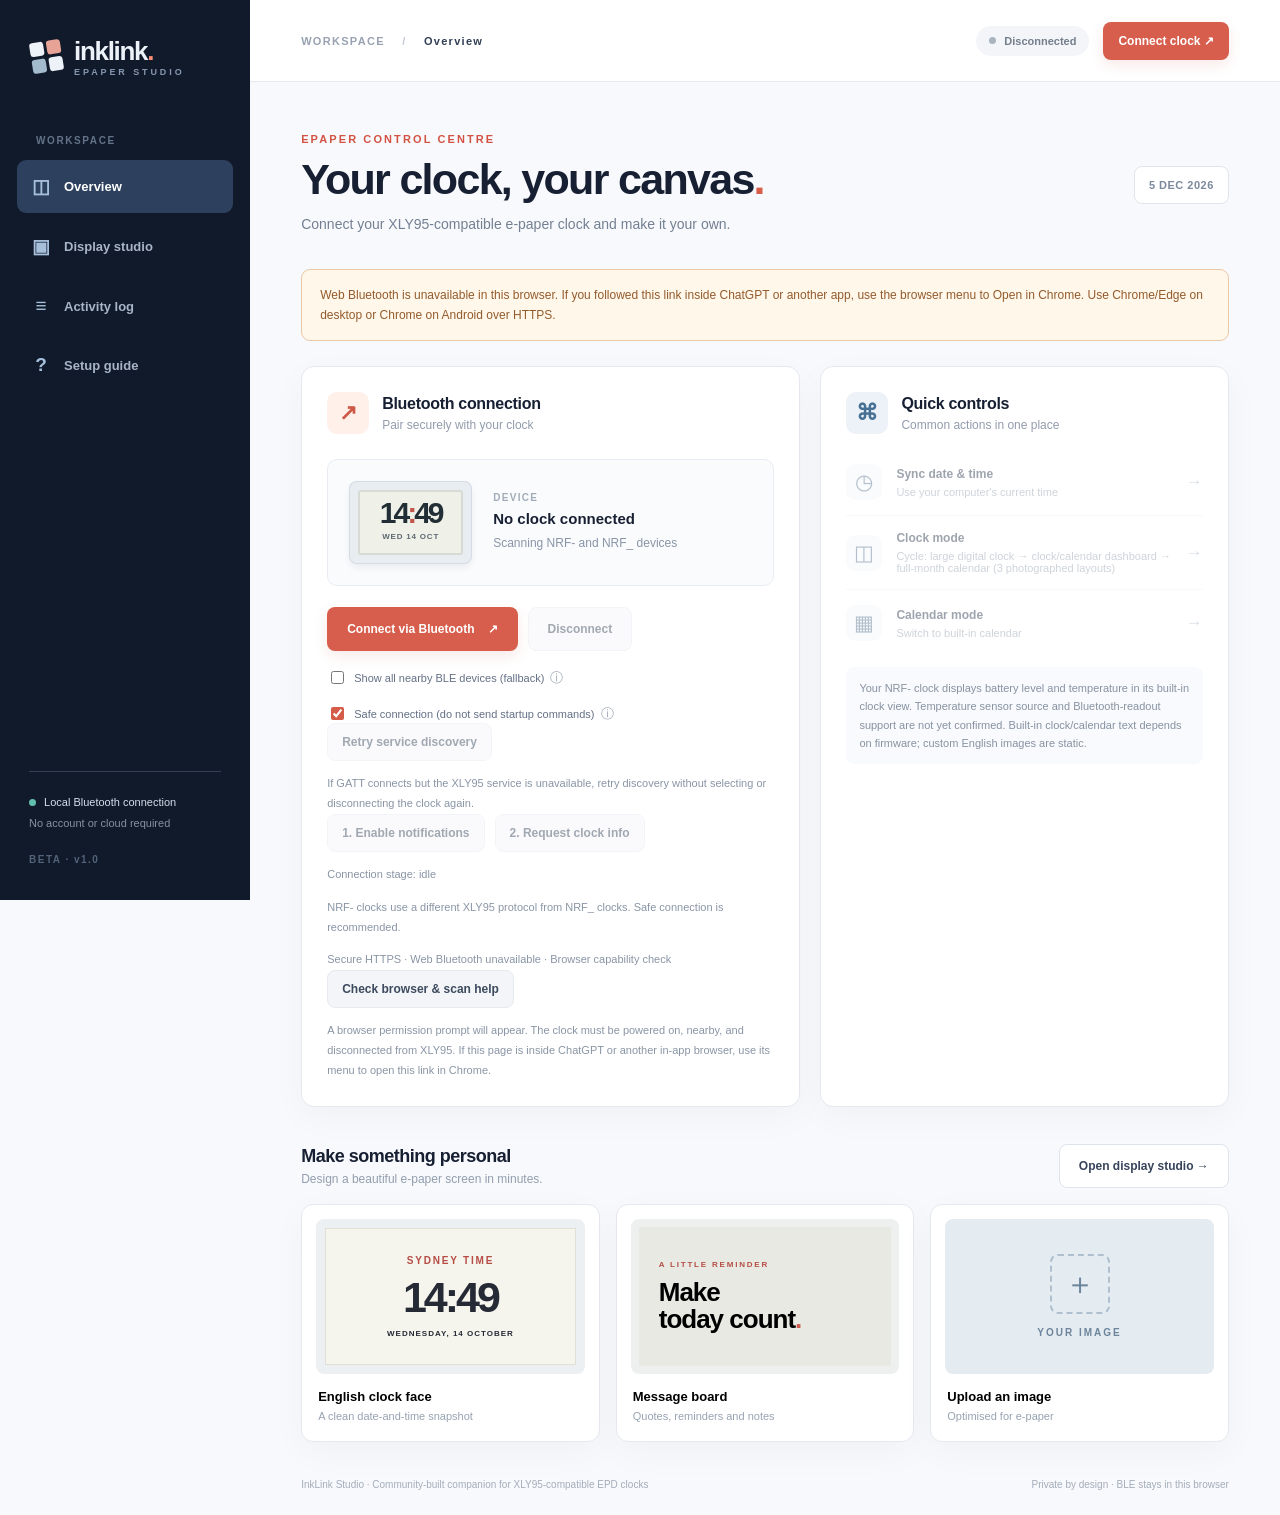
<file: index.html>
<!doctype html>
<html lang="en-AU">
<head>
  <meta charset="utf-8">
  <meta name="viewport" content="width=device-width, initial-scale=1">
  <meta name="theme-color" content="#0f172a">
  <meta name="description" content="English Bluetooth control and e-paper image studio for XLY95-compatible desk clocks.">
  <title>InkLink Studio — Your E-Paper Clock</title>
  <link rel="stylesheet" href="./src/styles.css">
  <script type="module" src="./src/app.mjs"></script>
</head>
<body>
  <div class="shell">
    <aside class="sidebar" aria-label="Main navigation">
      <a class="brand" href="#overview" aria-label="InkLink Studio home">
        <span class="brand-mark"><span></span><span></span><span></span><span></span></span>
        <span>inklink<span class="brand-dot">.</span><small>EPAPER STUDIO</small></span>
      </a>
      <div class="sidebar-label">WORKSPACE</div>
      <nav class="nav" aria-label="App sections">
        <button class="nav-link active" data-tab="overview"><span class="nav-ico">◫</span> Overview</button>
        <button class="nav-link" data-tab="studio"><span class="nav-ico">▣</span> Display studio</button>
        <button class="nav-link" data-tab="activity"><span class="nav-ico">≡</span> Activity log</button>
        <button class="nav-link" data-tab="guide"><span class="nav-ico">?</span> Setup guide</button>
      </nav>
      <div class="sidebar-bottom">
        <div class="side-note"><span class="tiny-dot"></span> Local Bluetooth connection<br><span class="muted">No account or cloud required</span></div>
        <div class="version">BETA · v1.0</div>
      </div>
    </aside>
    <main class="main">
      <header class="topbar">
        <div class="breadcrumb">WORKSPACE <span>/</span> <strong id="crumb">Overview</strong></div>
        <div class="top-actions"><span id="connectionPill" class="pill disconnected"><span class="pill-dot"></span> Disconnected</span><button id="topConnect" class="button button-primary button-small">Connect clock <span aria-hidden="true">↗</span></button></div>
      </header>

      <div class="content">
        <section class="tab-panel" id="overview" aria-labelledby="overviewTitle">
          <div class="page-heading"><div><div class="eyebrow">EPAPER CONTROL CENTRE</div><h1 id="overviewTitle">Your clock, your canvas<span class="accent">.</span></h1><p>Connect your XLY95-compatible e-paper clock and make it your own.</p></div><div class="date-tag" id="todayTag">—</div></div>
          <div id="compatBanner" class="notice" hidden role="status"></div>
          <div class="hero-grid">
            <article class="card connect-card">
              <div class="card-heading"><span class="card-icon" aria-hidden="true">↗</span><div><h2>Bluetooth connection</h2><p>Pair securely with your clock</p></div></div>
              <div class="device-surface"><div class="device-picture" aria-hidden="true"><div class="device-screen">14<span class="colon">:</span>49<small>WED 14 OCT</small></div></div><div class="device-details"><span class="label-muted">DEVICE</span><strong id="deviceName">No clock connected</strong><span id="deviceHint">Looking for nearby NRF_ devices</span></div></div>
              <div class="connect-controls"><button id="mainConnect" class="button button-primary">Connect via Bluetooth <span aria-hidden="true">↗</span></button><button id="disconnectBtn" class="button button-secondary" disabled>Disconnect</button></div>
              <div class="form-row compact"><label class="checkbox-label"><input type="checkbox" id="allDevices"> Show all nearby BLE devices (fallback)</label><span class="tip" title="Default scans devices with NRF- or NRF_ prefixes, including the device name you saw on XLY95. Tick only to scan outside those names.">ⓘ</span></div><div class="form-row compact"><label class="checkbox-label"><input type="checkbox" id="safeConnect" checked> Safe connection (do not send startup commands)</label><span class="tip" title="Recommended for diagnosis: connect to the BLE service without starting notifications or sending A9.">ⓘ</span></div>
              <div class="connect-controls"><button id="discoverService" class="button button-secondary button-small" disabled>Retry service discovery</button></div>
              <p class="fineprint">If GATT connects but the XLY95 service is unavailable, retry discovery without selecting or disconnecting the clock again.</p>
              <div class="connect-controls"><button id="enableNotifs" class="button button-secondary button-small" data-requires-connection disabled>1. Enable notifications</button><button id="queryInfo" class="button button-secondary button-small" data-requires-connection disabled>2. Request clock info</button></div>
              <p id="connectionStage" class="fineprint" role="status">Connection stage: idle</p>
              <p id="protocolNote" class="fineprint" role="status">InkLink supports two Bluetooth protocols. Clock connection is currently untested on this hardware.</p>
              <p class="fineprint" id="browserStatus" role="status">Checking Web Bluetooth support…</p><button id="checkBrowser" class="button button-secondary button-small" type="button">Check browser &amp; scan help</button>
              <p class="fineprint">A browser permission prompt will appear. The clock must be powered on, nearby, and disconnected from XLY95. If this page is inside ChatGPT or another in-app browser, use its menu to open this link in Chrome.</p>
            </article>
            <article class="card quick-card">
              <div class="card-heading"><span class="card-icon ink" aria-hidden="true">⌘</span><div><h2>Quick controls</h2><p>Common actions in one place</p></div></div>
              <button id="syncTime" class="quick-action" data-requires-connection disabled><span class="action-icon">◷</span><span><strong>Sync date &amp; time</strong><small>Use your computer's current time</small></span><span class="chevron">→</span></button>
              <button id="clockMode" class="quick-action" data-requires-connection disabled><span class="action-icon">◫</span><span><strong>Clock mode</strong><small>Cycle: large digital clock → clock/calendar dashboard → full-month calendar (3 photographed layouts)</small></span><span class="chevron">→</span></button>
              <button id="calendarMode" class="quick-action" data-requires-connection disabled><span class="action-icon">▦</span><span><strong>Calendar mode</strong><small>Switch to built-in calendar</small></span><span class="chevron">→</span></button>
              <div class="quick-help">Your NRF- clock displays battery level and temperature in its built-in clock view. Temperature sensor source and Bluetooth-readout support are not yet confirmed. Built-in clock/calendar text depends on firmware; custom English images are static.</div>
            </article>
          </div>
          <div class="section-header"><div><h2>Make something personal</h2><p>Design a beautiful e-paper screen in minutes.</p></div><button class="button button-outline" data-go="studio">Open display studio →</button></div>
          <div class="feature-grid">
            <button class="feature-card" data-design="clock"><div class="feature-illustration preview-mini"><span class="mini-top">SYDNEY TIME</span><strong>14:49</strong><span class="mini-bottom">WEDNESDAY, 14 OCTOBER</span></div><strong>English clock face</strong><small>A clean date-and-time snapshot</small></button>
            <button class="feature-card" data-design="message"><div class="feature-illustration message-mini"><span class="mini-top">A LITTLE REMINDER</span><strong>Make<br>today count<span>.</span></strong></div><strong>Message board</strong><small>Quotes, reminders and notes</small></button>
            <button class="feature-card" data-design="image"><div class="feature-illustration upload-mini"><span>＋</span><strong>YOUR IMAGE</strong></div><strong>Upload an image</strong><small>Optimised for e-paper</small></button>
          </div>
        </section>

        <section class="tab-panel hidden" id="studio" aria-labelledby="studioTitle">
          <div class="page-heading"><div><div class="eyebrow">DISPLAY DESIGNER</div><h1 id="studioTitle">Build your display<span class="accent">.</span></h1><p>Prepare a custom screen and send it directly to your e-paper clock.</p></div><span class="date-tag">IMAGE STUDIO</span></div>
          <div class="studio-layout">
            <div class="studio-settings">
              <article class="card settings-card"><div class="card-heading"><span class="card-icon">✎</span><div><h2>Design settings</h2><p>Choose what appears on screen</p></div></div>
                <label for="template" class="field-label">Design type</label><select id="template" class="field"><option value="clock">English clock face</option><option value="message">Text / message board</option><option value="image">Uploaded image</option></select>
                <label for="screenSize" class="field-label">Display size</label><select id="screenSize" class="field"><option value="4.2">400 × 300 — XLY95 preset (panel unconfirmed)</option><option value="2.13">2.13″ — 122 × 250</option><option value="7.5">7.5″ — 800 × 480</option></select>
                <label for="colourMode" class="field-label">E-paper colour mode</label><select id="colourMode" class="field"><option value="tri">Black / white / red</option><option value="mono">Black / white</option></select><div class="form-row compact"><label class="checkbox-label"><input type="checkbox" id="imageDither" checked> Dither uploaded images for e-paper</label></div>
                <div id="copyFields"><label for="headline" class="field-label">Heading</label><input id="headline" class="field" maxlength="60" value="SYDNEY TIME"><label for="subtitle" class="field-label">Footer text</label><input id="subtitle" class="field" maxlength="90" value="A GOOD DAY TO GET THINGS DONE"><label class="checkbox-label" style="margin-top:12px"><input id="highContrastLayout" type="checkbox" checked> High-contrast English clock layout (preview only)</label><p class="fineprint">Larger, black footer text with up to two lines. This improves the local preview, PNG and image prepared for any future manually approved upload. It never sends Bluetooth data on its own and does not fix panel ghosting.</p><label for="timeFormat" class="field-label">Time format</label><select id="timeFormat" class="field"><option value="24">24-hour</option><option value="12">12-hour (AM/PM)</option></select></div>
                <div id="imageFields" class="hidden"><label for="imageInput" class="field-label">Image file</label><input id="imageInput" type="file" accept="image/*" class="field file-field"><label for="imageFit" class="field-label">Image fit</label><select id="imageFit" class="field"><option value="contain">Fit entire image</option><option value="cover">Fill display (crop edges)</option></select><p class="fineprint">Image stays in your browser. JPEG, PNG and other supported image formats are converted locally.</p></div>
                <button id="resetDesign" class="button button-secondary button-full">Reset design</button>
              </article>
              <article class="card settings-card transfer-card"><div class="card-heading"><span class="card-icon ink">⇅</span><div><h2>Transfer settings</h2><p>Advanced Bluetooth options</p></div></div><label for="packetSize" class="field-label">Maximum bytes per BLE write</label><select id="packetSize" class="field"><option value="20">20 bytes — safest / slower</option><option value="60">60 bytes — faster</option><option value="120">120 bytes — faster</option><option value="180">180 bytes — fastest / device-dependent</option></select><label for="ackInterval" class="field-label">Acknowledged write interval</label><select id="ackInterval" class="field"><option value="1">Every packet — reliable / slow</option><option value="5" selected>Every 6th packet (XLY95 style)</option><option value="10">Every 11th packet</option></select><p class="fineprint">If an upload fails, select 20 bytes and acknowledge every packet. For reliability, try the smallest working size first.</p></article>
            </div>
            <article class="card preview-card"><div class="preview-header"><div><div class="eyebrow">LIVE DESIGN PREVIEW</div><h2>Your e-paper canvas</h2></div><span class="chip" id="dimensionTag">400 × 300 PX</span></div>
              <div class="preview-stage"><div class="epaper-device"><div class="epaper-surface"><canvas id="previewCanvas" width="400" height="300" aria-label="Preview of image that will be sent to clock"></canvas></div></div></div>
              <div class="preview-caption"><span>● Black</span><span>● White</span><span id="redLegend">● Red</span><span class="caption-right">Rasterised preview</span></div>
              <div class="snapshot-note"><strong>Important:</strong> An uploaded clock design is a static snapshot; it will not tick after you close the app. To restore the device's live clock, use <em>Clock mode</em> under Overview.</div>
              <div class="transfer-status" id="transferStatus" hidden><div class="progress-meta"><strong id="transferLabel">Preparing image…</strong><span id="transferPct">0%</span></div><progress id="transferProgress" value="0" max="100"></progress></div>
              <div class="preview-actions"><button id="downloadPng" class="button button-secondary">↓ Download PNG</button><button id="sendImage" class="button button-primary" data-requires-connection disabled>Send to clock <span aria-hidden="true">↗</span></button></div>
              <div class="snapshot-note" role="region" aria-label="Offline NRF- packet inspection">
                <strong>NRF- transfer inspector (offline only)</strong>
                <p>Generate the black/red bitplanes and original XLY95 03/04 packet headers from this preview. This never contacts Bluetooth or writes to the clock. NRF- image upload stays disabled.</p>
                <button id="inspectDash" type="button" class="button button-secondary button-small">Inspect encoded packets (offline)</button>
                <p id="dashPacketSummary" class="fineprint" role="status" aria-live="polite">Choose a design and click Inspect. This does not send data.</p>
                <div class="form-row compact"><label for="simMtu">Assumed ATT MTU</label><select id="simMtu"><option value="247">247 (required minimum)</option><option value="512" selected>512 (reported in nRF Connect)</option><option value="23">23 (minimum)</option></select></div>
                <div class="form-row compact"><label for="simPacketMs">Estimated write time per packet</label><select id="simPacketMs"><option value="100">100 ms</option><option value="200" selected>200 ms</option><option value="400">400 ms</option><option value="600">600 ms</option><option value="1000">1,000 ms</option></select></div>
                <div class="form-row compact"><label for="simTimeoutSec">Simulated link lifetime</label><select id="simTimeoutSec"><option value="30">30 seconds</option><option value="45">45 seconds</option><option value="55" selected>55 seconds</option><option value="60">60 seconds</option><option value="90">90 seconds</option></select></div>
                <button id="simulateDash" type="button" class="button button-secondary button-small">Simulate transfer — no Bluetooth</button>
                <p id="dashSimulationSummary" class="fineprint" role="status" aria-live="polite">Estimates only. No packets will be transmitted.</p>
                <p id="dashPreflightSummary" class="fineprint" role="status" aria-live="polite">Packet order / refresh audit runs when you simulate. No Bluetooth data is written.</p>
                <div class="snapshot-note"><strong>Chrome BLE write-capability check (read-only)</strong><p>Connect to your NRF- clock, then inspect the exposed EPD characteristic. This never sends a probe packet. Browser negotiated MTU and accepted 244-byte writes cannot be verified without a real write.</p><div class="snapshot-note" role="region" aria-label="Read-only GATT telemetry discovery"><strong>Battery and temperature diagnostics — READ-ONLY</strong><p>Connect in Safe mode. This lists only services permitted by Chrome, inspects characteristic properties and reads only standard GATT Battery Level (0–100%) or Environmental Temperature values if present. It never sends write commands, sends no screen data, and cannot assume the clock's 3.9V or 21°C indicators are exposed over Bluetooth.</p><button id="inspectGattServices" type="button" class="button button-secondary button-small" disabled>Inspect GATT services &amp; standard values — no writes</button><p id="gattDiagnosticsSummary" class="fineprint" role="status" aria-live="polite" style="white-space:pre-wrap;overflow-wrap:anywhere">Connect in Safe mode, then tap to inspect. No device measurements have been collected.</p></div><div class="snapshot-note" role="region" aria-label="Optional one-shot proprietary read">
<strong>Experimental raw 0x331F read — ONE CONFIRMED ATTEMPT</strong>
<p>Only use after connecting your known NRF- clock in Safe mode. The read-only inventory found 0x221F / 0x331F with a read property, but its data and potential firmware effects are unknown. A standard readValue request is not guaranteed completely side-effect-free for proprietary firmware. This action performs one read and displays up to 64 bytes of uninterpreted hex. No write, subscription, repeat, or screen refresh.</p>
<button id="inspectRaw331f" class="button button-secondary button-small" type="button" disabled>Confirm one 0x331F raw read — no writes</button>
<p id="raw331fSummary" class="fineprint" role="status" aria-live="polite" style="white-space:pre-wrap;overflow-wrap:anywhere">No raw 0x331F value has been read. Connect your NRF- clock to enable the manual trial.</p></div><button id="inspectBleCapacity" type="button" class="button button-secondary button-small">Inspect connected EPD capability — no writes</button><p id="bleCapacitySummary" class="fineprint" role="status" aria-live="polite">Not yet inspected.</p><div class="snapshot-note"><strong>First upload rehearsal — no Bluetooth</strong><p>Build a safety and abort checklist for the current image without sending data. This does not authorize a real image upload.</p><button id="rehearseDash" type="button" class="button button-secondary button-small">Prepare dry-run upload checklist</button><p id="dashRehearsalSummary" class="fineprint" role="status" aria-live="polite">Awaiting dry run. The physical upload button remains disabled.</p>
                <div class="snapshot-note" role="region" aria-label="Mock supervised upload controls">
                  <strong>Supervised upload controls — MOCK MODE ONLY</strong>
                  <p>Practice an upload with simulated packet acknowledgements, progress, failure, pending-write stall warnings or cancellation. This section does not access the connected clock or send any Bluetooth packets.</p>
                  <label><input id="mockUploadConsent" type="checkbox"> I understand this is a mock-only simulation. No actual image will be sent.</label>
                  <div class="form-row compact"><label for="mockUploadFailure">Simulated outcome</label>
                    <select id="mockUploadFailure"><option value="none">All mock packets succeed</option><option value="25">Fail on packet 25</option><option value="75">Fail on packet 75</option><option value="stall25">Packet 25 stalls for 4.5 seconds (mock only)</option></select>
                  </div>
                  <div class="preview-actions"><button id="mockUploadStart" type="button" class="button button-secondary button-small">Start MOCK transfer</button><button id="mockUploadCancel" type="button" class="button button-outline button-small" disabled>Cancel MOCK transfer</button></div>
                  <progress id="mockUploadProgress" value="0" max="100" style="width:100%"></progress>
                  <p id="mockUploadResult" class="fineprint" role="status" aria-live="polite">Waiting for mock transfer. Real NRF- image upload remains disabled.</p>
                  <div id="mockUploadEvents" class="fineprint" role="log" aria-live="polite" style="max-height:160px;overflow:auto"></div><div class="snapshot-note"><strong>First physical-upload trial: readiness review only</strong><p>You agreed to prepare a supervised trial. This reports unresolved conditions but does not authorize transmission or enable the real upload button.</p><button id="reviewTrialReadiness" type="button" class="button button-secondary button-small">Review hardware trial readiness — no writes</button><p id="trialReadinessSummary" class="fineprint" role="status" aria-live="polite">Not yet reviewed. No device image upload is enabled.</p>
                <div class="snapshot-note" role="region" aria-label="First real image upload">
                  <strong>FIRST LIVE IMAGE UPLOAD — ONE ATTEMPT ONLY</strong>
                  <p>This is a real transfer, not a mock. Connect the NRF- clock, select 400 × 300, and inspect the exact preview before continuing. The active panel profile and Chrome 244-byte write acceptance remain unverified. A disconnect may leave an incomplete image; Clock mode is not guaranteed to repair it. The page will not retry automatically.</p>
                  <label><input id="liveUploadRisk" type="checkbox"> I accept that this first transfer will send real image data and that recovery of an interrupted image is unverified.</label>
                  <div class="form-row compact"><label for="liveUploadConfirmText">Type UPLOAD to unlock</label>
                    <input id="liveUploadConfirmText" autocomplete="off" inputmode="text" placeholder="UPLOAD" style="max-width:180px">
                  </div>
                  <div class="preview-actions"><button id="liveUploadStart" class="button button-primary button-small" type="button" disabled>Start single real image transfer</button><button id="liveUploadCancel" class="button button-outline button-small" type="button" disabled>Request STOP</button></div>
                  <progress id="liveUploadProgress" max="100" value="0" style="width:100%"></progress>
                  <p id="liveUploadStatus" class="fineprint" role="status" aria-live="polite">No physical image data has been sent by this page session. A final native confirmation appears before any transmission.</p>
                  <div id="liveUploadEvents" class="fineprint" role="log" aria-live="polite" style="max-height:180px;overflow:auto"></div>
                </div></div>
                </div></div></div>
              </div>
            </article>
          </div>
        </section>

        <section class="tab-panel hidden" id="activity" aria-labelledby="activityTitle"><div class="page-heading"><div><div class="eyebrow">BLUETOOTH DIAGNOSTICS</div><h1 id="activityTitle">Activity log<span class="accent">.</span></h1><p>Bluetooth status, outgoing commands and incoming notifications.</p></div><button id="clearLog" class="button button-outline">Clear log</button></div><article class="card log-card"><div class="log-head"><span>CONNECTION EVENTS</span><span id="logCount">0 events</span></div><div id="logEntries" class="log-entries" role="log" aria-live="polite"></div></article><p class="log-advice">Tip: Share these event messages (without personal details) when diagnosing connection and transfer errors. Packet acknowledgements do not necessarily guarantee that the screen has refreshed.</p></section>

        <section class="tab-panel hidden" id="guide" aria-labelledby="guideTitle"><div class="page-heading"><div><div class="eyebrow">GETTING STARTED</div><h1 id="guideTitle">Setup guide<span class="accent">.</span></h1><p>Everything you need for your first connection.</p></div></div>
          <div class="guide-grid"><article class="card guide-card"><span class="step-no">01</span><h2>Use a supported browser</h2><p>Use Google Chrome or Microsoft Edge on a computer, or Chrome on Android. Web Bluetooth is not supported by standard Safari on iPhone. Open this site via HTTPS or localhost.</p></article><article class="card guide-card"><span class="step-no">02</span><h2>Connect to your clock</h2><p>Turn the clock on, close other apps connected to it, select <strong>Connect clock</strong>, then choose the device beginning with <code>NRF_</code>.</p></article><article class="card guide-card"><span class="step-no">03</span><h2>Try a safe command</h2><p>Once connected, try <strong>Sync date & time</strong>. Use <strong>Clock mode</strong> to restore the built-in updating display, or <strong>Calendar mode</strong> for its calendar.</p></article><article class="card guide-card"><span class="step-no">04</span><h2>Send your first image</h2><p>Open <strong>Display studio</strong>, verify the screen dimensions and colour mode, review the preview, and select <strong>Send to clock</strong>. Give the e-paper display time to refresh.</p></article></div>
          <article class="card guide-note"><h2>About compatibility</h2><p>This app targets the observable BLE protocol used by <a href="https://xly95.github.io/" target="_blank" rel="noopener noreferrer">XLY95's original configuration site</a>. The hardware variant has not yet been physically tested. All commands are configuration/display commands; there is no firmware flashing or device erasure.</p><p>Device sizes from the original JavaScript include 122 × 250, 400 × 300 and 800 × 480. The 400 × 300 setting is an educated guess for the photographed clock and should be verified in the original site.</p><p>For source code and deployment steps, see the included README.</p></article>
        </section>
        <footer class="footer"><span>InkLink Studio · Community-built companion for XLY95-compatible EPD clocks</span><span>Private by design · BLE stays in this browser</span></footer>
      </div>
    </main>
  </div>
  <div id="toast" class="toast" role="status" aria-live="polite" hidden></div>
</body>
</html>
</file>
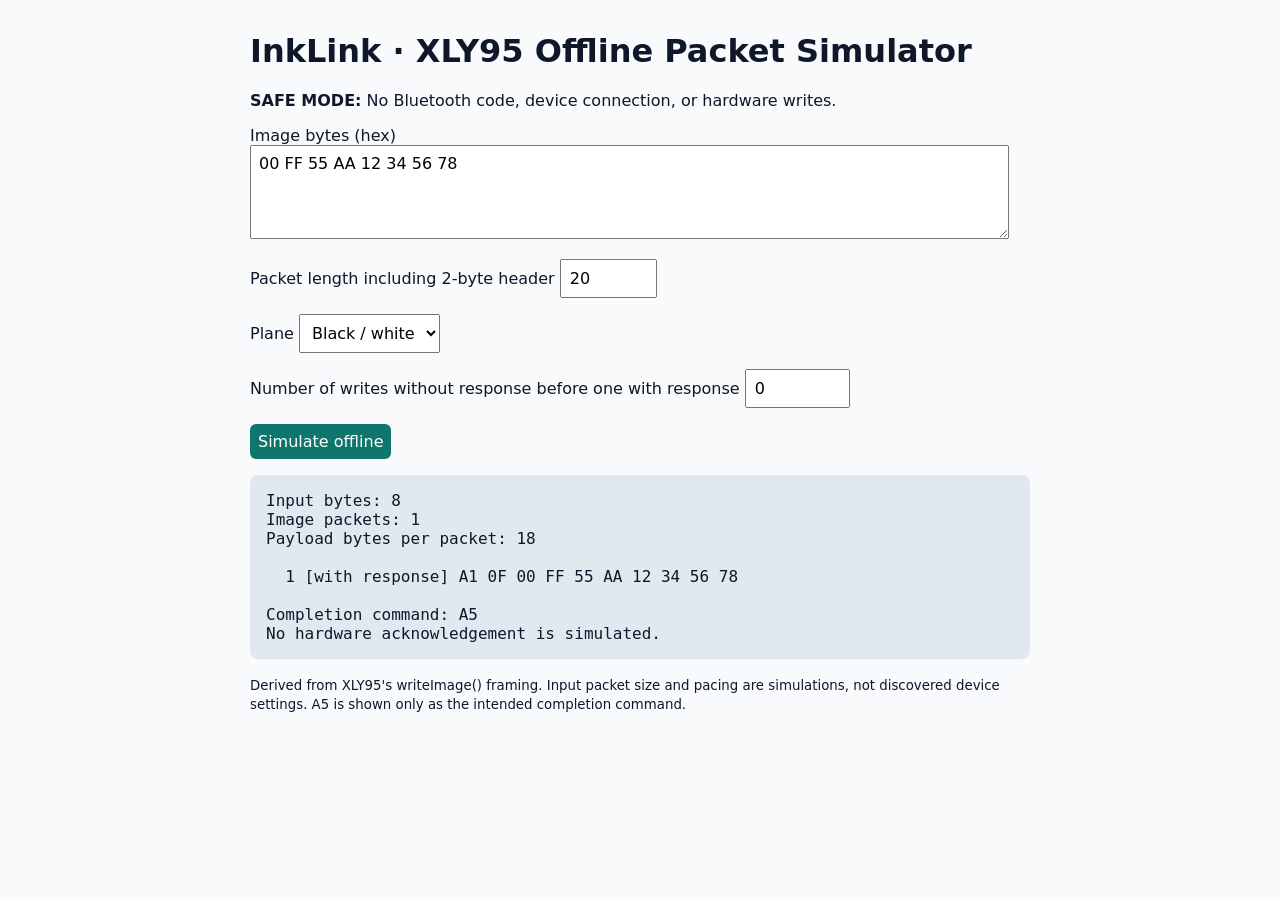
<file: tools/xly95-packet-simulator/index.html>
<!doctype html>
<html lang="en"><meta charset="utf-8"><meta name="viewport" content="width=device-width,initial-scale=1">
<title>InkLink XLY95 Offline Packet Simulator</title>
<style>body{font:16px system-ui;max-width:780px;margin:2rem auto;padding:0 1rem;background:#f8fafc;color:#0f172a}label{display:block;margin:1rem 0}input,select,button,textarea{font:inherit;padding:.5rem}button{background:#0f766e;color:white;border:0;border-radius:6px}pre{white-space:pre-wrap;overflow-wrap:anywhere;background:#e2e8f0;padding:1rem;border-radius:8px}</style>
<h1>InkLink · XLY95 Offline Packet Simulator</h1>
<p><strong>SAFE MODE:</strong> No Bluetooth code, device connection, or hardware writes.</p>
<label>Image bytes (hex) <textarea id="hex" rows="4" style="width:95%">00 FF 55 AA 12 34 56 78</textarea></label>
<label>Packet length including 2-byte header <input id="length" type="number" min="3" max="512" value="20"></label>
<label>Plane <select id="plane"><option value="bw">Black / white</option><option value="secondary">Secondary</option></select></label>
<label>Number of writes without response before one with response <input id="interval" type="number" min="0" max="1000" value="0"></label>
<button id="run">Simulate offline</button><pre id="output" aria-live="polite"></pre>
<p><small>Derived from XLY95's writeImage() framing. Input packet size and pacing are simulations, not discovered device settings. A5 is shown only as the intended completion command.</small></p>
<script>
'use strict';
function simulate(hex, packetLength, plane, interval) {
  if(!Number.isInteger(packetLength)||packetLength<3||packetLength>512)throw Error('Packet length must be 3–512');
  if(!Number.isInteger(interval)||interval<0||interval>1000)throw Error('Counter must be 0–1000');
  const clean=hex.replace(/\s+/g,'');
  if(!clean||clean.length%2||!/^[0-9a-f]+$/i.test(clean))throw Error('Enter an even number of hex digits');
  const bytes=Uint8Array.from(clean.match(/../g).map(x=>parseInt(x,16)));
  const chunkSize=packetLength-2, packets=[]; let remaining=interval;
  for(let offset=0;offset<bytes.length;offset+=chunkSize){
    const flag=(plane==='bw'?0x0f:0)|(offset===0?0:0xf0);
    const withResponse=remaining===0;
    packets.push({bytes:[0xa1,flag,...bytes.slice(offset,offset+chunkSize)],withResponse});
    if(withResponse)remaining=interval;else remaining--;
  }
  return {packets,chunkSize,inputBytes:bytes.length,completion:[0xa5]};
}
const fmt=a=>a.map(x=>x.toString(16).toUpperCase().padStart(2,'0')).join(' ');
document.getElementById('run').onclick=()=>{
 const out=document.getElementById('output');
 try{
  const r=simulate(document.getElementById('hex').value,Number(document.getElementById('length').value),document.getElementById('plane').value,Number(document.getElementById('interval').value));
  out.textContent='Input bytes: '+r.inputBytes+'\nImage packets: '+r.packets.length+'\nPayload bytes per packet: '+r.chunkSize+'\n\n'+r.packets.map((p,i)=>String(i+1).padStart(3)+' ['+(p.withResponse?'with response':'without response')+'] '+fmt(p.bytes)).join('\n')+'\n\nCompletion command: '+fmt(r.completion)+'\nNo hardware acknowledgement is simulated.';
 }catch(e){out.textContent='Error: '+e.message}
};
document.getElementById('run').click();
</script></html>
</file>
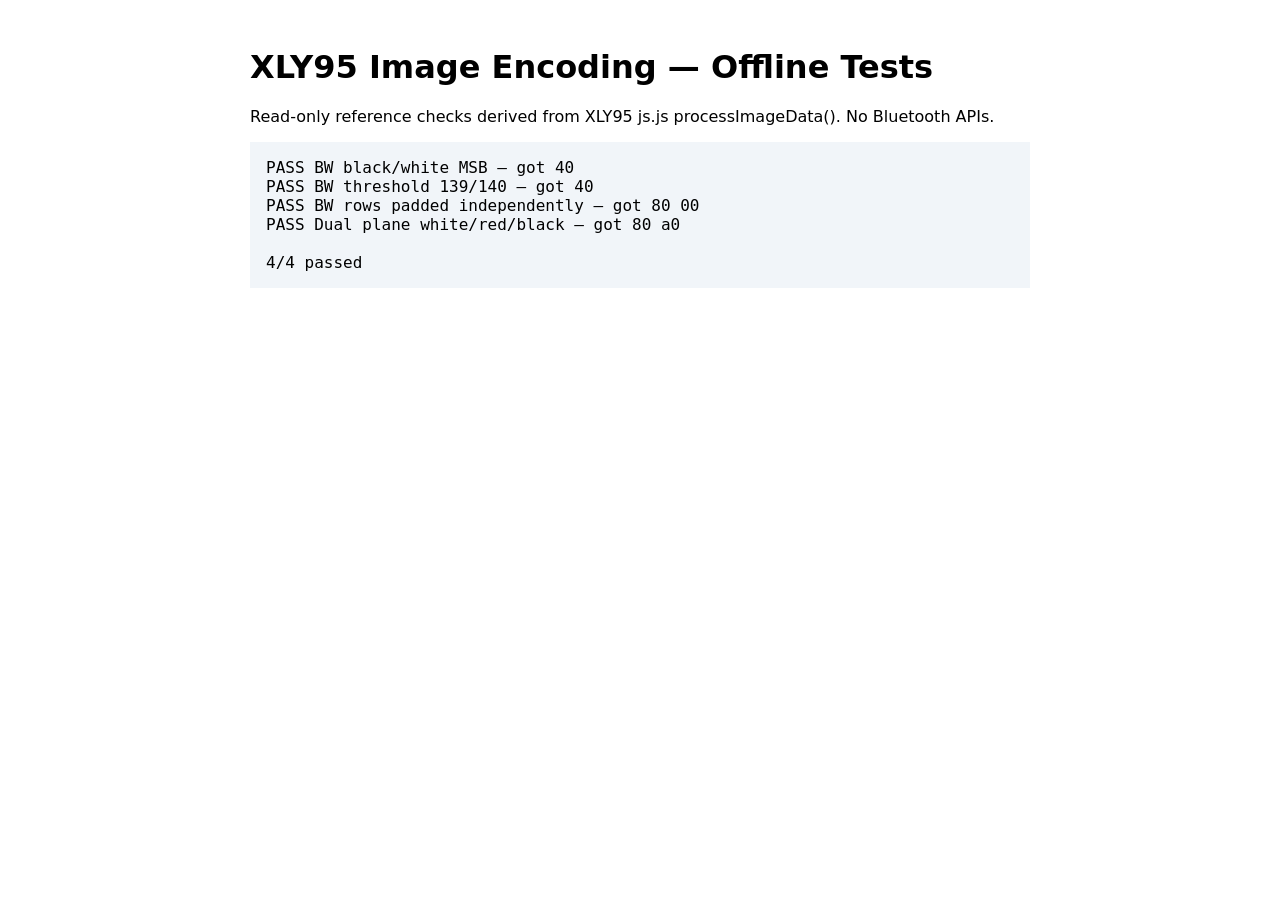
<file: tools/xly95-packet-simulator/protocol-tests.html>
<!doctype html><html lang="en"><meta charset="utf-8"><meta name="viewport" content="width=device-width,initial-scale=1"><title>XLY95 Encoding Tests</title><style>body{font:16px system-ui;max-width:780px;margin:3rem auto;padding:0 1rem}pre{background:#f1f5f9;padding:1rem;white-space:pre-wrap}</style><h1>XLY95 Image Encoding — Offline Tests</h1><p>Read-only reference checks derived from XLY95 js.js processImageData(). No Bluetooth APIs.</p><pre id="results"></pre><script>
'use strict';
function encodeBW(width,height,rgba){const stride=Math.ceil(width/8),out=new Uint8Array(stride*height);for(let y=0;y<height;y++)for(let x=0;x<width;x++){const i=(y*width+x)*4,gray=Math.round(.299*rgba[i]+.587*rgba[i+1]+.114*rgba[i+2]);if(gray>=140)out[y*stride+(x>>3)]|=1<<(7-(x%8));}return out;}
function encodeTwoPlanes(width,height,rgba){const stride=Math.ceil(width/8),n=stride*height,bw=new Uint8Array(n),red=new Uint8Array(n);for(let y=0;y<height;y++)for(let x=0;x<width;x++){const i=(y*width+x)*4,r=rgba[i],g=rgba[i+1],b=rgba[i+2],gray=Math.floor(.299*r+.587*g+.114*b),pos=y*stride+(x>>3),bit=1<<(7-(x%8));if(gray>=140)bw[pos]|=bit;if(!(r>160&&r>g&&r>b))red[pos]|=bit;}return Uint8Array.from([...bw,...red]);}
const tests=[];function test(name,actual,expected){const ok=JSON.stringify([...actual])===JSON.stringify(expected);tests.push((ok?'PASS':'FAIL')+' '+name+' — got '+[...actual].map(x=>x.toString(16).padStart(2,'0')).join(' '));}
function pixels(...rgb){return Uint8Array.from(rgb.flatMap(([r,g,b])=>[r,g,b,255]));}
test('BW black/white MSB',encodeBW(2,1,pixels([0,0,0],[255,255,255])),[0x40]);
test('BW threshold 139/140',encodeBW(2,1,pixels([139,139,139],[140,140,140])),[0x40]);
test('BW rows padded independently',encodeBW(1,2,pixels([255,255,255],[0,0,0])),[0x80,0]);
test('Dual plane white/red/black',encodeTwoPlanes(3,1,pixels([255,255,255],[255,0,0],[0,0,0])),[0x80,0xa0]);
document.getElementById('results').textContent=tests.join('\n')+'\n\n'+tests.filter(x=>x.startsWith('PASS')).length+'/'+tests.length+' passed';
</script></html>
</file>
<file: src/styles.css>
:root{--navy:#111827;--ink:#172033;--grey:#657184;--light:#eff1f5;--line:#e5e8ef;--red:#d55243;--red-light:#fff2ee;--blue:#29486a;--white:#fff;--shadow:0 10px 36px rgba(25,35,54,.035);font-family:Inter,ui-sans-serif,-apple-system,BlinkMacSystemFont,"Segoe UI",sans-serif;color:var(--ink);background:#f8f9fc}*{box-sizing:border-box}html{scroll-behavior:smooth}body{margin:0}button,input,select{font:inherit}button{cursor:pointer}button:disabled{opacity:.48;cursor:not-allowed}a{color:inherit}.hidden,[hidden]{display:none!important}.muted{color:#87909e}.shell{min-height:100vh;display:grid;grid-template-columns:250px minmax(0,1fr)}.sidebar{background:#111a2a;color:#edf1f8;min-height:100vh;display:flex;flex-direction:column;padding:31px 17px 23px;position:sticky;top:0;height:100vh}.brand{display:flex;gap:12px;align-items:center;text-decoration:none;font-size:26px;font-weight:800;letter-spacing:-1.3px;padding:5px 14px 58px}.brand small{display:block;font-size:9px;font-weight:750;letter-spacing:2.9px;margin-top:0;color:#8696ae}.brand-dot{color:#fa8e79}.brand-mark{width:31px;height:31px;display:grid;grid-template-columns:repeat(2,1fr);gap:3px;transform:rotate(-9deg)}.brand-mark span{border-radius:3px;background:#edf2f9}.brand-mark span:nth-child(2){background:#e7a396}.brand-mark span:nth-child(3){background:#a4bbcd}.sidebar-label{font-size:10px;font-weight:800;letter-spacing:1.6px;color:#64738a;padding:0 19px 14px}.nav{display:flex;flex-direction:column;gap:7px}.nav-link{background:none;border:0;display:flex;align-items:center;gap:14px;width:100%;text-align:left;color:#a8b5c7;padding:15px 15px;border-radius:9px;font-weight:600;font-size:13px}.nav-link:hover{background:#1c2b43;color:#fff}.nav-link.active{background:#2d415e;color:white}.nav-ico{display:grid;place-items:center;width:18px;color:#a6c0dc;font-size:19px}.sidebar-bottom{margin-top:auto;padding:12px}.side-note{border-top:1px solid #344154;padding-top:20px;font-size:11px;line-height:1.9;color:#d5deeb}.tiny-dot{display:inline-block;background:#63bfad;width:7px;height:7px;border-radius:50%;margin-right:5px}.version{color:#526279;font-weight:700;font-size:10px;letter-spacing:1.5px;margin-top:20px}.main{min-width:0}.topbar{height:82px;border-bottom:1px solid var(--line);display:flex;align-items:center;justify-content:space-between;background:#fff;padding:0 clamp(24px,4vw,72px);gap:12px}.breadcrumb{font-size:11px;letter-spacing:1.3px;font-weight:750;color:#98a2b1}.breadcrumb span{margin:0 13px;color:#c4cad5}.breadcrumb strong{color:#313e55}.top-actions{display:flex;gap:14px;align-items:center}.pill{display:flex;gap:8px;align-items:center;border-radius:100px;padding:9px 13px;font-size:11px;font-weight:750;background:#f4f5f8;color:#737e8c;white-space:nowrap}.pill-dot{width:7px;height:7px;border-radius:50%;background:#a9b4c1}.pill.connected{color:#1b715b;background:#e7f6ef}.pill.connected .pill-dot{background:#35a87d}.content{max-width:1510px;padding:clamp(26px,4vw,52px) clamp(24px,4vw,72px) 10px;margin:0 auto}.page-heading{display:flex;justify-content:space-between;gap:20px;align-items:center;margin-bottom:32px}.eyebrow{font-size:11px;letter-spacing:2.1px;color:#d25343;font-weight:850}.page-heading h1{font-size:clamp(29px,3.4vw,43px);margin:10px 0 9px;line-height:1.13;letter-spacing:-1.7px;font-weight:780}.accent{color:#d85e4a}.page-heading p{margin:0;color:#738092;font-size:14px;line-height:1.7}.date-tag{border:1px solid #e0e5ed;border-radius:8px;padding:12px 14px;color:#7c889c;font-size:11px;font-weight:800;white-space:nowrap;letter-spacing:.5px;background:white}.button{display:inline-flex;align-items:center;justify-content:center;gap:13px;padding:12px 19px;min-height:44px;border-radius:8px;font-size:12px;font-weight:780;border:1px solid transparent;white-space:nowrap;transition:.16s background,.16s transform}.button:not(:disabled):active{transform:translateY(1px)}.button-primary{background:#d75e4d;color:#fff;box-shadow:0 5px 14px rgba(199,73,60,.12)}.button-primary:hover:not(:disabled){background:#ba453b}.button-secondary{background:#f4f5f8;color:#3c4a5e;border-color:#e6e9ef}.button-secondary:hover:not(:disabled){background:#e9edf3}.button-outline{background:#fff;color:#38445a;border-color:#dfe4ec}.button-outline:hover:not(:disabled){background:#f5f7fa}.button-small{min-height:38px;padding:8px 14px}.button-full{width:100%}.card{border:1px solid var(--line);border-radius:13px;background:#fff;box-shadow:var(--shadow)}.hero-grid{display:grid;grid-template-columns:1.1fr .9fr;gap:20px}.connect-card,.quick-card{padding:25px}.card-heading{display:flex;align-items:center;gap:13px;margin-bottom:25px}.card-icon{width:42px;height:42px;border-radius:10px;display:grid;place-items:center;background:#fff0e9;color:#cd5949;font-size:22px;font-weight:650}.card-icon.ink{background:#edf2f9;color:#477095}.card-heading h2{font-size:16px;letter-spacing:-.3px;margin:0 0 5px;font-weight:750}.card-heading p{font-size:12px;color:#929cac;margin:0}.device-surface{border:1px solid #e9edf3;background:#fafbfd;border-radius:10px;display:flex;gap:21px;align-items:center;padding:21px;margin:0 0 21px}.device-picture{background:#e8edf2;border-radius:8px;padding:9px;box-shadow:0 4px 7px rgba(10,20,40,.06),inset 0 0 0 1px #d5dce5;flex:0 0 auto}.device-screen{background:#eff0e8;border:2px solid #d7dbd3;border-radius:3px;padding:5px 11px 0;color:#222e35;font-weight:840;font-size:30px;letter-spacing:-3px;text-align:center;min-width:105px;height:65px;line-height:31px;font-variant-numeric:tabular-nums}.device-screen .colon{color:#c2574e}.device-screen small{display:block;font-size:8px;letter-spacing:.8px;color:#5d6970;line-height:18px}.device-details{display:flex;flex-direction:column;gap:7px;min-width:0}.device-details strong{font-size:15px;overflow-wrap:anywhere}.device-details>span:last-child{font-size:12px;color:#8895a7;line-height:1.6}.label-muted{font-size:10px;color:#a2acb9;letter-spacing:1.3px;font-weight:800}.connect-controls{display:flex;gap:10px;flex-wrap:wrap}.fineprint{font-size:11px;line-height:1.8;color:#8995a5;margin:13px 0 0}.form-row.compact{display:flex;align-items:center;gap:6px;margin-top:17px}.checkbox-label{font-size:11px;color:#637085;display:flex;align-items:center;gap:7px;cursor:pointer}.checkbox-label input{accent-color:#d45c49}.tip{font-size:13px;color:#9ca6b4}.quick-card .card-heading{margin-bottom:15px}.quick-action{width:100%;border:0;border-bottom:1px solid #eff1f4;background:#fff;text-align:left;display:flex;align-items:center;gap:14px;padding:15px 0}.quick-action:last-of-type{border-bottom:0}.quick-action:hover:not(:disabled){background:#fafbfc}.quick-action>span:nth-child(2){display:flex;flex-direction:column;gap:5px;flex:1}.quick-action strong{font-size:12px;color:#354257}.quick-action small{font-size:11px;color:#99a5b2}.action-icon{width:36px;height:36px;border-radius:9px;background:#f5f7fa;color:#607a96;display:grid;place-items:center;font-size:21px;flex:0 0 auto}.chevron{font-size:17px;color:#afbac6}.quick-help{background:#f8fafd;padding:12px 13px;margin-top:11px;border-radius:8px;font-size:11px;color:#8792a1;line-height:1.65}.section-header{display:flex;justify-content:space-between;align-items:center;gap:15px;margin:37px 0 16px}.section-header h2{font-size:18px;letter-spacing:-.5px;margin:0 0 5px}.section-header p{font-size:12px;color:#929eae;margin:0}.feature-grid{display:grid;grid-template-columns:repeat(3,1fr);gap:16px}.feature-card{border:1px solid var(--line);text-align:left;background:#fff;padding:14px 14px 19px;border-radius:12px;box-shadow:var(--shadow)}.feature-card:hover{border-color:#d69e95;transform:translateY(-1px)}.feature-card>strong{display:block;margin:15px 2px 6px;font-size:13px}.feature-card>small{display:block;margin-left:2px;color:#97a2b1;font-size:11px}.feature-illustration{height:155px;border-radius:8px;background:#edf1f4;display:flex;flex-direction:column;align-items:center;justify-content:center;overflow:hidden}.preview-mini{background:#f5f4ed;border:9px solid #edf0f3;box-shadow:inset 0 0 0 1px #e0e0d5;color:#252a35;gap:7px}.mini-top{font-size:10px;color:#b54d45;font-weight:850;letter-spacing:1.8px}.preview-mini strong{font-size:43px;font-weight:850;letter-spacing:-3px}.mini-bottom{font-size:8px;font-weight:800;letter-spacing:1px}.message-mini{background:#e8e9e2;border:8px solid #eef0f0;align-items:flex-start;padding-left:20px}.message-mini .mini-top{font-size:8px}.message-mini strong{font-size:26px;letter-spacing:-1px;line-height:1.03;margin-top:10px}.message-mini strong span{color:#cb5b4d}.upload-mini{background:#e4ebf1;color:#6c849b;gap:13px}.upload-mini>span{display:grid;place-items:center;border:2px dashed #b0bfce;border-radius:8px;font-size:30px;width:60px;height:60px}.upload-mini strong{font-size:10px;letter-spacing:2px}.studio-layout{display:grid;grid-template-columns:minmax(270px,340px) minmax(0,1fr);gap:21px;align-items:start}.studio-settings{display:flex;flex-direction:column;gap:18px}.settings-card{padding:24px}.settings-card .card-heading{margin-bottom:22px}.field-label{font-size:11px;font-weight:800;color:#5f6b7d;display:block;margin:17px 0 8px}.field{background:#fff;border:1px solid #dfe5ed;border-radius:8px;padding:11px 12px;color:#27374d;width:100%;font-size:12px;min-height:43px;outline:none}.field:focus{border-color:#cc6b5e;box-shadow:0 0 0 3px #f9eae8}.file-field{font-size:11px;padding:10px}.file-field::file-selector-button{font:inherit;padding:5px;border-radius:5px;background:#f2f4f7;border:0;color:#485467;margin-right:10px}.settings-card .button-full{margin-top:22px}.transfer-card{background:#fcfcfd}.preview-card{overflow:hidden}.preview-header{display:flex;justify-content:space-between;gap:10px;align-items:center;padding:26px 29px;border-bottom:1px solid var(--line)}.preview-header h2{font-size:19px;margin:8px 0 0;letter-spacing:-.3px}.chip{font-size:10px;font-weight:800;background:#f2f4f6;color:#6f7f91;border-radius:30px;padding:9px 11px;white-space:nowrap}.preview-stage{background:radial-gradient(ellipse at center,#eef1f4 0%,#f6f8fb 75%);min-height:380px;display:grid;place-items:center;padding:35px 30px}.epaper-device{padding:17px;background:#fefefe;border:1px solid #e1e4e9;border-radius:15px;box-shadow:0 12px 25px rgba(35,48,63,.10),0 3px 6px rgba(0,0,0,.035);max-width:100%}.epaper-surface{background:#f8f8f1;line-height:0;box-shadow:inset 0 0 0 1px #d6d9d4;border-radius:5px;padding:2px}.epaper-surface canvas{width:min(100%,490px);height:auto;max-height:440px;display:block;image-rendering:auto;border-radius:3px;background:#fff}.preview-caption{padding:15px 27px;border-top:1px solid #edf0f4;border-bottom:1px solid #edf0f4;display:flex;gap:18px;color:#657587;font-size:11px}.preview-caption span:first-child::first-letter{color:#1b2431}.preview-caption span:nth-child(2)::first-letter{color:#d9d8ce}.preview-caption span:nth-child(3)::first-letter{color:#d55243}.caption-right{margin-left:auto;color:#a0aab7}.snapshot-note{font-size:11px;line-height:1.75;padding:17px 28px;background:#fff9f6;color:#8c716e;border-bottom:1px solid #f9eae4}.snapshot-note strong{color:#a95044}.preview-actions{padding:21px 26px;display:flex;justify-content:space-between;gap:12px}.transfer-status{padding:18px 27px 0}.progress-meta{display:flex;justify-content:space-between;color:#4c6178;font-size:11px;margin-bottom:9px}.transfer-status progress{width:100%;height:10px;border:0;border-radius:10px;overflow:hidden;accent-color:#d65f50}.log-card{overflow:hidden}.log-head{background:#f9fafc;padding:19px 23px;border-bottom:1px solid var(--line);display:flex;justify-content:space-between;color:#8695a9;font-size:10px;font-weight:800;letter-spacing:1px}.log-entries{min-height:275px;max-height:500px;overflow:auto;padding:18px 23px;font-family:ui-monospace,SFMono-Regular,Menlo,monospace;font-size:12px}.log-entry{display:flex;align-items:flex-start;gap:14px;line-height:1.6;padding:9px 0;border-bottom:1px solid #f1f2f5;overflow-wrap:anywhere}.log-entry .log-time{color:#a0a9b7;flex:0 0 84px}.log-entry .log-level{font-weight:800;min-width:40px;color:#6784a3}.log-entry.error .log-level{color:#cb534a}.log-entry.success .log-level{color:#23836e}.log-entry .log-text{flex:1}.log-advice{color:#909cab;font-size:12px;line-height:1.8}.guide-grid{display:grid;grid-template-columns:repeat(2,1fr);gap:18px}.guide-card{padding:26px;min-height:200px}.step-no{color:#d65e50;font-size:11px;font-weight:850;letter-spacing:1.5px}.guide-card h2{font-size:17px;letter-spacing:-.4px;margin:13px 0 9px}.guide-card p,.guide-note p{font-size:12px;line-height:1.85;color:#7a8798;margin:0}.guide-note{margin-top:19px;padding:25px}.guide-note h2{font-size:17px}.guide-note p{margin:11px 0}.guide-note a{color:#c55448}.footer{display:flex;gap:16px;justify-content:space-between;flex-wrap:wrap;padding:37px 0 15px;color:#a3adba;font-size:10px}.notice{border:1px solid #ebc9a6;color:#935b2d;background:#fff7e9;padding:15px 18px;margin-bottom:25px;border-radius:9px;font-size:12px;line-height:1.7}.toast{position:fixed;bottom:25px;right:25px;z-index:20;background:#15243b;color:#fff;border-radius:9px;padding:16px 20px;max-width:390px;font-size:12px;line-height:1.6;box-shadow:0 12px 32px rgba(0,0,0,.15)}.toast.error{background:#a93f38}@media(max-width:1150px){.shell{grid-template-columns:205px 1fr}.sidebar{padding-left:10px;padding-right:10px}.topbar{padding:0 25px}.content{padding:32px 25px}.hero-grid{grid-template-columns:1fr 1fr}.studio-layout{grid-template-columns:285px 1fr}.preview-stage{min-height:290px}.preview-stage .epaper-device{padding:12px}}@media(max-width:850px){.shell{display:block}.sidebar{height:auto;min-height:0;position:static;flex-direction:row;padding:15px 20px;align-items:center;gap:15px}.brand{font-size:22px;margin:0;padding:0}.brand-mark{height:23px;width:23px}.brand small{font-size:7px}.sidebar-label,.sidebar-bottom{display:none}.nav{flex:1;flex-direction:row;justify-content:flex-end;gap:3px}.nav-link{padding:9px;font-size:0;width:auto}.nav-ico{font-size:21px}.nav-link.active{background:#2d415e}.topbar{height:66px}.hero-grid{grid-template-columns:1fr}.studio-layout{grid-template-columns:1fr}.studio-settings{display:grid;grid-template-columns:1fr 1fr}.feature-grid{grid-template-columns:repeat(3,minmax(0,1fr))}.preview-stage{min-height:330px}}@media(max-width:600px){.sidebar{padding:14px 15px}.brand{font-size:18px}.brand small{font-size:6px;letter-spacing:1.3px}.nav-link{padding:7px}.topbar{padding:0 18px}.breadcrumb{font-size:9px}.breadcrumb span{margin:0 4px}.top-actions{gap:6px}.top-actions .pill{font-size:0;padding:10px}.top-actions .pill-dot{margin:0}.button-small{font-size:11px;padding:8px 11px}.content{padding:25px 17px}.page-heading{align-items:flex-start;margin-bottom:22px}.page-heading h1{font-size:30px}.page-heading .date-tag{display:none}.page-heading p{font-size:12px}.connect-card,.quick-card{padding:19px}.device-surface{gap:12px;padding:13px}.device-screen{font-size:24px;min-width:80px;height:57px}.device-picture{padding:6px}.device-details strong{font-size:12px}.device-details>span:last-child{font-size:10px}.section-header{margin-top:27px}.section-header .button{display:none}.feature-grid{grid-template-columns:1fr 1fr;gap:10px}.feature-card{padding:8px 8px 14px}.feature-card:nth-child(3){grid-column:span 2}.feature-illustration{height:110px}.preview-mini strong{font-size:32px}.mini-top{font-size:7px}.mini-bottom{font-size:6px}.feature-card>strong{font-size:11px}.feature-card>small{font-size:10px}.studio-settings{grid-template-columns:1fr}.preview-header{padding:19px}.preview-stage{padding:25px 16px;min-height:240px}.epaper-device{max-width:100%}.preview-caption{gap:9px;padding:12px;font-size:10px}.caption-right{display:none}.snapshot-note{padding:12px 17px}.preview-actions{padding:17px;flex-wrap:wrap}.preview-actions .button{flex:1}.guide-grid{grid-template-columns:1fr}.guide-card{min-height:0}.footer{padding-bottom:20px}.toast{right:13px;left:13px;bottom:13px}}
</file>
